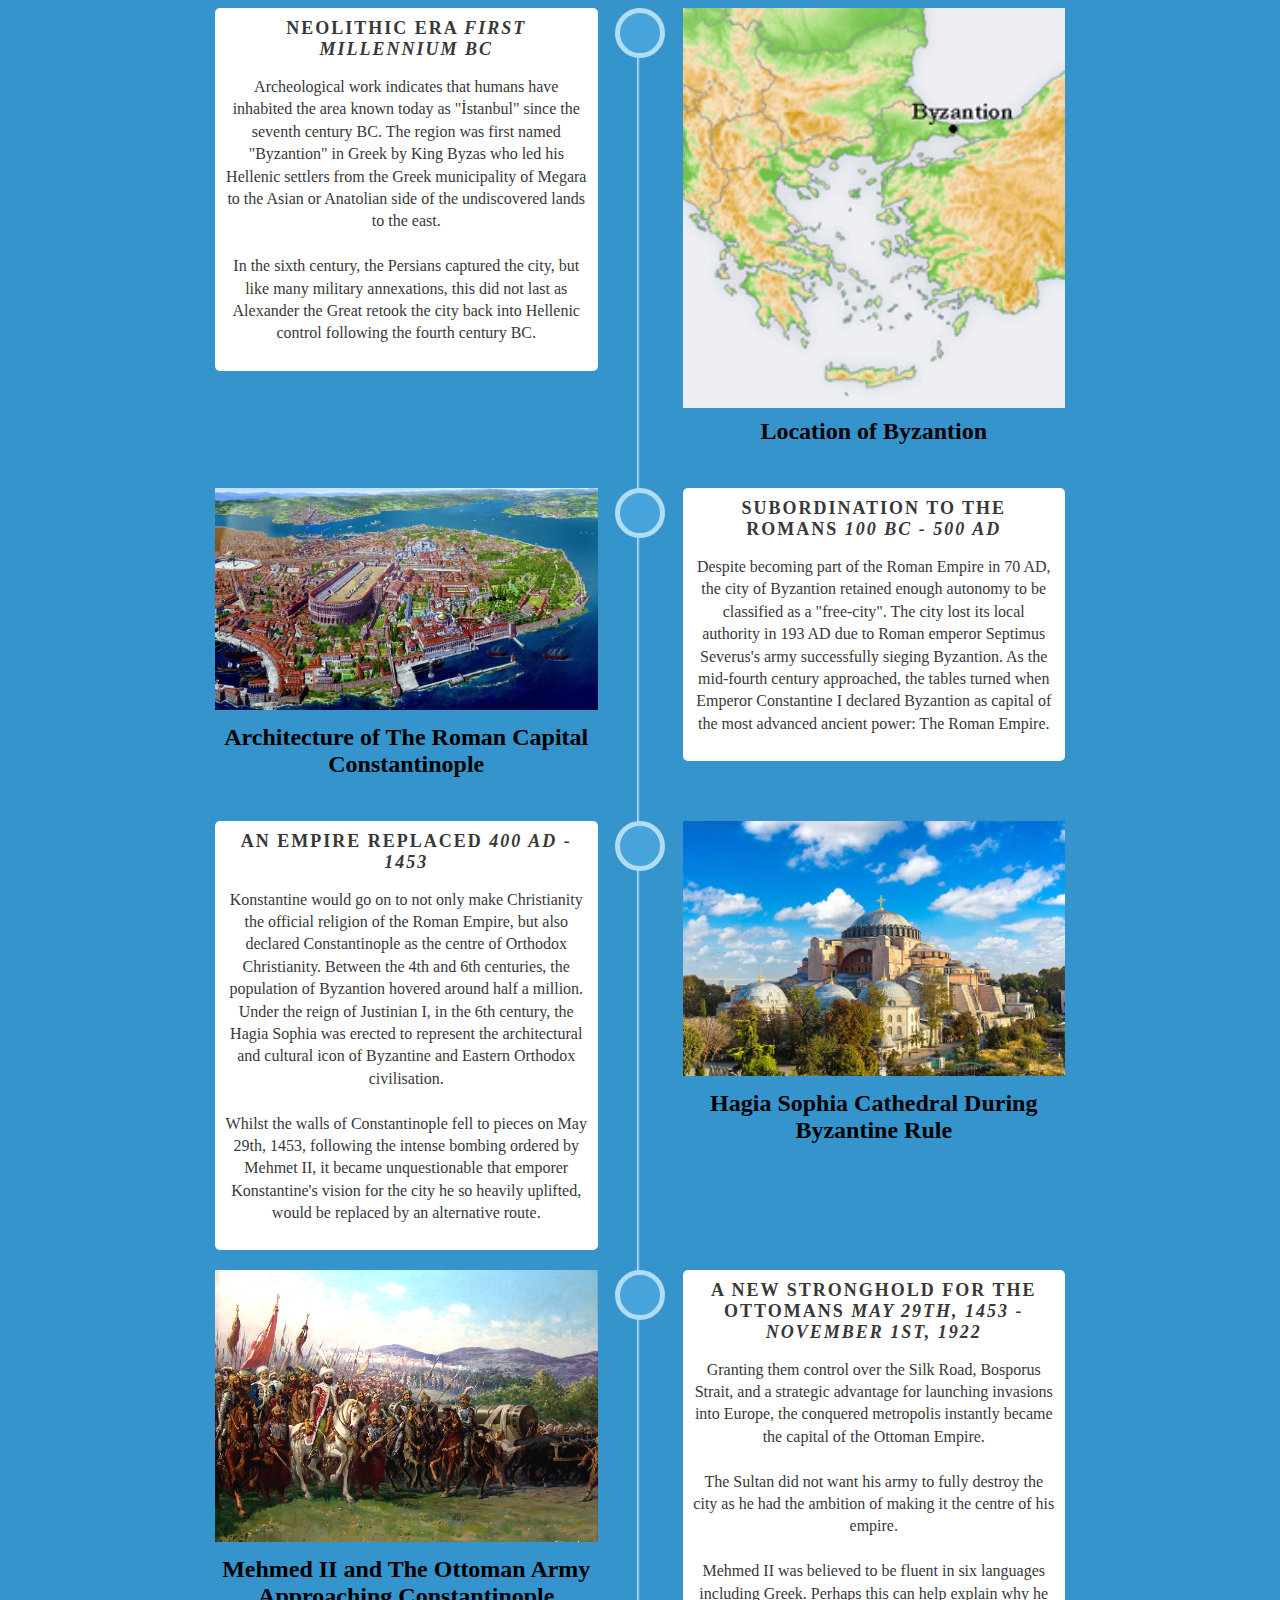
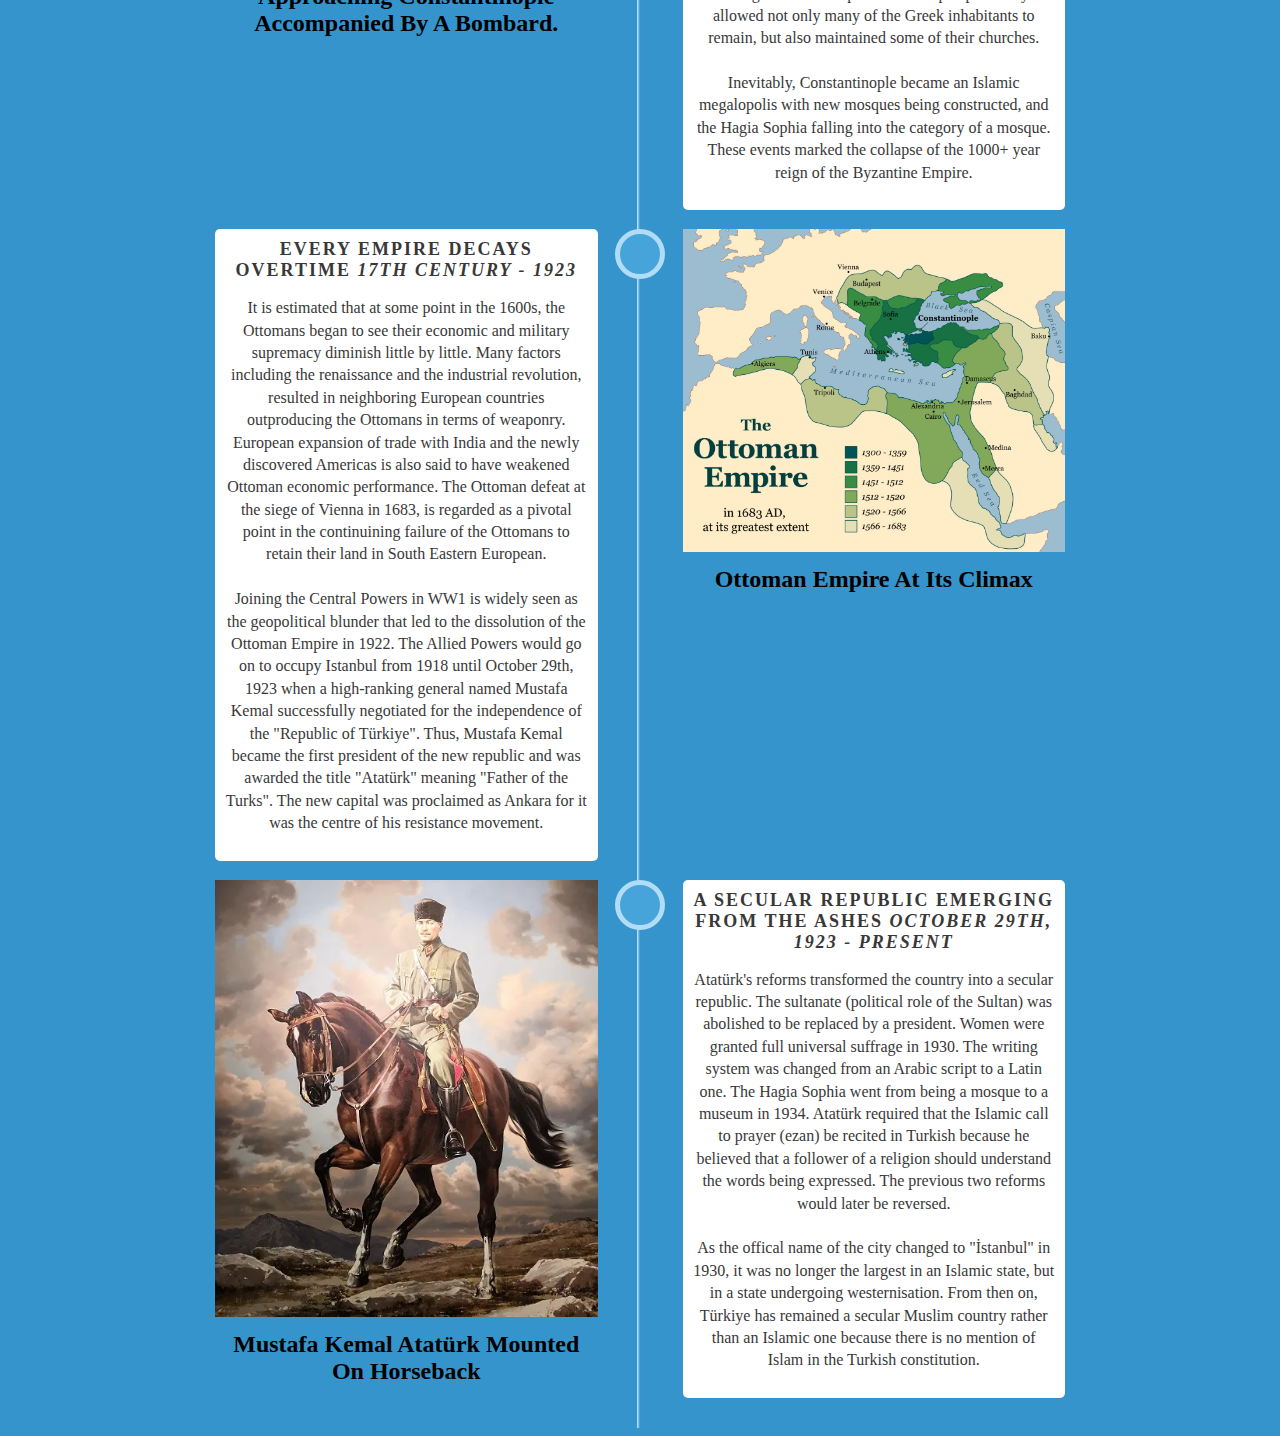
<file: index.html>
<!DOCTYPE html>
<html>
  <head>
    <title>İstanbul History</title>

    <link rel="stylesheet" href="./istanbul-history.css">

    <!--viewport is how the content should be displayed
        inside a device. The edge of the website should
        follow the edge of the device.
        
        initial-scale="1.0" tells the device it needs to
        scale the content inside the website, so that it
        matches the device.-->
    <meta name="viewport" content="width=device-width" initial-scale="1.0">
  </head>
  <body>

    <div class="container">

      <!--Row 1-->
      <div class="timeline">
        <div class="text">
          <h2>Neolithic Era <i>First Millennium BC</i></h2>
          <p>Archeological work indicates that humans have inhabited the
          area known today as "İstanbul" since the seventh century BC.
          The region was first named "Byzantion" in Greek by King Byzas
          who led his Hellenic settlers from the Greek municipality of
          Megara to the Asian or Anatolian side of the undiscovered
          lands to the east.
          <br><br>
          In the sixth century, the Persians captured the city, but like
          many military annexations, this did not last as Alexander the
          Great retook the city back into Hellenic control following the
          fourth century BC.
          </p>
        </div>

        <div class="icon">
          <span><i class="fa fa-star"></i></span>
        </div>

        <div class="image">
          <img class="timeline" src="./images/byzantion.jpg">

          <p>Location of Byzantion</p>
        </div>
      </div>

      <!--Row 2-->
      <div class="timeline switch-img-text-pos">
        <div class="icon">
          <span><i class="fa fa-star"></i></span>
        </div>

        <div class="text">
            <h2>Subordination To The Romans <i>100 BC - 500 AD</i></h2>
            <p>Despite becoming part of the Roman Empire in 70 AD, the city
              of Byzantion retained enough autonomy to be classified as a
              "free-city". The city lost its local authority in 193 AD due
              to Roman emperor Septimus Severus's army successfully sieging
              Byzantion. As the mid-fourth century approached, the tables
              turned when Emperor Constantine I declared Byzantion as capital
              of the most advanced ancient power: The Roman Empire.</p>
        </div>

        <div class="image">
          <img src="./images/constantinople.jpg">

          <p>Architecture of The Roman Capital Constantinople</p>
        </div>
      </div>

      <!--Row 3-->
      <div class="timeline">
        <div class="icon">
          <span><i class="fa fa-star"></i></span>
        </div>

        <div class="text">
          <h2>An Empire Replaced <i>400 AD - 1453</i></h2>
          <p>Konstantine would go on to not only make Christianity the official
             religion of the Roman Empire, but also declared Constantinople as
             the centre of Orthodox Christianity. Between the 4th and 6th centuries, the population of Byzantion hovered around half a million. Under the reign of Justinian I, in the 6th century, the Hagia Sophia was erected to represent the architectural and cultural icon of Byzantine and Eastern Orthodox civilisation.
             <br><br>
             Whilst the walls of Constantinople fell to pieces on May 29th, 1453, following the intense bombing ordered by Mehmet II, it became unquestionable that emporer Konstantine's vision for the city he so heavily uplifted, would be replaced by an alternative route.</p>
        </div>

        <div class="image">
          <img src="./images/hagia-sophia.jpg">
          <p>Hagia Sophia Cathedral During Byzantine Rule</p>
        </div>
      </div>

      <!--Row 4-->
      <div class="timeline switch-img-text-pos">
        <div class="icon">
          <span><i class="fa fa-star"></i></span>
        </div>

        <div class="text">
          <h2>A New Stronghold For The Ottomans
						  <i>May 29th, 1453 - November 1st, 1922</i>
					</h2>
          <p>Granting them control over the Silk Road, Bosporus Strait, and
          a strategic advantage for launching invasions into Europe, the
          conquered metropolis instantly became the capital of the Ottoman
          Empire.
          <br><br>
          The Sultan did not want his army to fully destroy the city as he
          had the ambition of making it the centre of his empire.
          <br><br>
          Mehmed II was believed to be fluent in six languages including Greek.
          Perhaps this can help explain why he allowed not only many of the
          Greek inhabitants to remain, but also maintained some of their churches.
          <br><br>
          Inevitably, Constantinople became an Islamic megalopolis with new mosques
          being constructed, and the Hagia Sophia falling into the category of a
          mosque. These events marked the collapse of the 1000+ year reign of the
          Byzantine Empire. 
          </p>
        </div>

        <div class="image">
          <img src="./images/mehmet-2nd.jpg">
          <p>Mehmed II and The Ottoman Army Approaching
             Constantinople Accompanied By A Bombard.</p>
        </div>
      </div>

      <!--Row 5-->
      <div class="timeline">
        <div class="icon">
          <span><i class="fa fa-star"></i></span>
        </div>

        <div class="text">
          <h2>Every Empire Decays Overtime <i>17th Century - 1923</i></h2>
          <p>It is estimated that at some point in the 1600s, the Ottomans 
          began to see their economic and military supremacy diminish little by little. Many factors including the renaissance and the industrial revolution, resulted in neighboring European countries outproducing
          the Ottomans in terms of weaponry. European expansion of trade with
          India and the newly discovered Americas is also said to have weakened
          Ottoman economic performance. The Ottoman defeat at the siege of Vienna
          in 1683, is regarded as a pivotal point in the continuining failure of the Ottomans to retain their land in South Eastern European.
          <br><br>
          Joining the Central Powers in WW1 is widely seen as the geopolitical blunder that led to the dissolution of the Ottoman Empire in 1922. The Allied Powers would go on to occupy Istanbul from 1918 until October 29th, 1923 when a high-ranking general named Mustafa Kemal successfully negotiated for the independence of the "Republic of Türkiye". Thus, Mustafa Kemal became the 
          first president of the new republic and was awarded the title "Atatürk" meaning "Father of the Turks". The new capital was proclaimed as Ankara for it was the centre of his resistance movement.</p>
        </div>

        <div class="image">
          <img src="./images/ottoman-empire-climax.jpg">
          <p>Ottoman Empire At Its Climax</p>
        </div>
      </div>

      <!--Row 6-->
      <div class="timeline switch-img-text-pos">
        <div class="icon">
          <span><i class="fa fa-star"></i></span>
        </div>

        <div class="text">
          <h2>
            A Secular Republic Emerging From The Ashes <i>October 29th, 1923 - Present</i>
          </h2>
          <p>Atatürk's reforms transformed the country into a secular republic. The sultanate
          (political role of the Sultan) was abolished to be replaced by a president. Women
          were granted full universal suffrage in 1930. The writing system was changed from an
	  Arabic script to a Latin one. The Hagia Sophia went from being a mosque to a museum in 
          1934. Atatürk required that the Islamic call to prayer (ezan) be recited in Turkish 
          because he believed that a follower of a religion should understand the 
          words being expressed. The previous two reforms would later be reversed.
          <br><br>
          As the offical name of the city changed to "İstanbul" in 1930, it was no longer
          the largest in an Islamic state, but in a state undergoing westernisation. From then
	  on, Türkiye has remained a secular Muslim country rather than an Islamic one because
	  there is no mention of Islam in the Turkish constitution.</p>
        </div>

        <div class="image">
          <img src="./images/atatürk.jpg">
          <p>Mustafa Kemal Atatürk Mounted On Horseback</p>
        </div>
      </div>

    <!--Closing tag for "container" div element.-->
    </div>

  </body>
</html>
</file>
<file: istanbul-history.css>
* {
  box-sizing: border-box;
}

body {
  background: #3594cc;
}

.container {
  max-width: 850px;
  margin: 0 auto;
}

.timeline {
  display: grid;
  grid-template-columns: repeat(2, auto);
  grid-column-gap: 2%;
  align-items: start;
}

.icon {
  display: flex;

  /*The justify-content property aligns the
    flexible container's items when the items
    do not use all available space on the
    main-axis (horizontally).*/
  justify-content: center;

  /*The align-self property specifies the alignment
    in the block direction for the selected item
    inside a flexbox or grid container.*/
  align-self: stretch;
  margin: 0 auto;
  grid-column-start: 1;
  grid-row: 1/3;
  background: linear-gradient(to right, #3594cc 45%, #b1dcf5 45%, #b1dcf5 45%, #3594cc 50%);
  color: #fff;
}

/*Targets the HTML <img> element rather
  than a CSS class named "image".*/
img {
  width: 100%;
}

.image {
  grid-column-start: 2;
  grid-row-start: 2;
  margin-bottom: 5%;
}

.image p {
  text-align: center;
  font-size: 24px;
  font-weight: bold;
  margin-top: 10px;
}

.text {
  background: #fff;
  text-align: center;
  padding: 10px;
  border-radius: 5px;
  color: #383838;
  padding-left: 10px;
  transition: all .6s ease;
  margin-bottom: 5%;
}

.text:hover {
  background: bisque;
}

.text h2 {
  margin: 0;
  font-size: 18px;
  text-transform: uppercase;
  font-family: russo one;
  letter-spacing: 2px;
}

.text p {
  line-height: 1.4;
  font-family: montserrat;
}

/*When the body's width is 640 pixels or larger.*/
@media(min-width: 640px) {
  .timeline {
    grid-template-columns: 45% auto 45%;
    grid-column-gap: 0;
  }

  .text {
    grid-column-start: 1;
  }

  .switch-img-text-pos {
    .text {
      grid-column-start: 3;
    }
  
    .image {
      grid-column-start: 1;
    }
  }

  .icon {
    /*Horizontal positioning*/
    grid-column-start: 2;
  }

  .image {
    grid-column-start: 3;

    /*Vertical positioning*/
    grid-row-start: 1;
  }
}

span {
  font-size: 20px;
  background: #46a4da;
  border-radius: 50px;
  width: 50px;
  height: 50px;
  line-height: 40px;
  border: 5px solid #b1dcf5;
}
</file>
